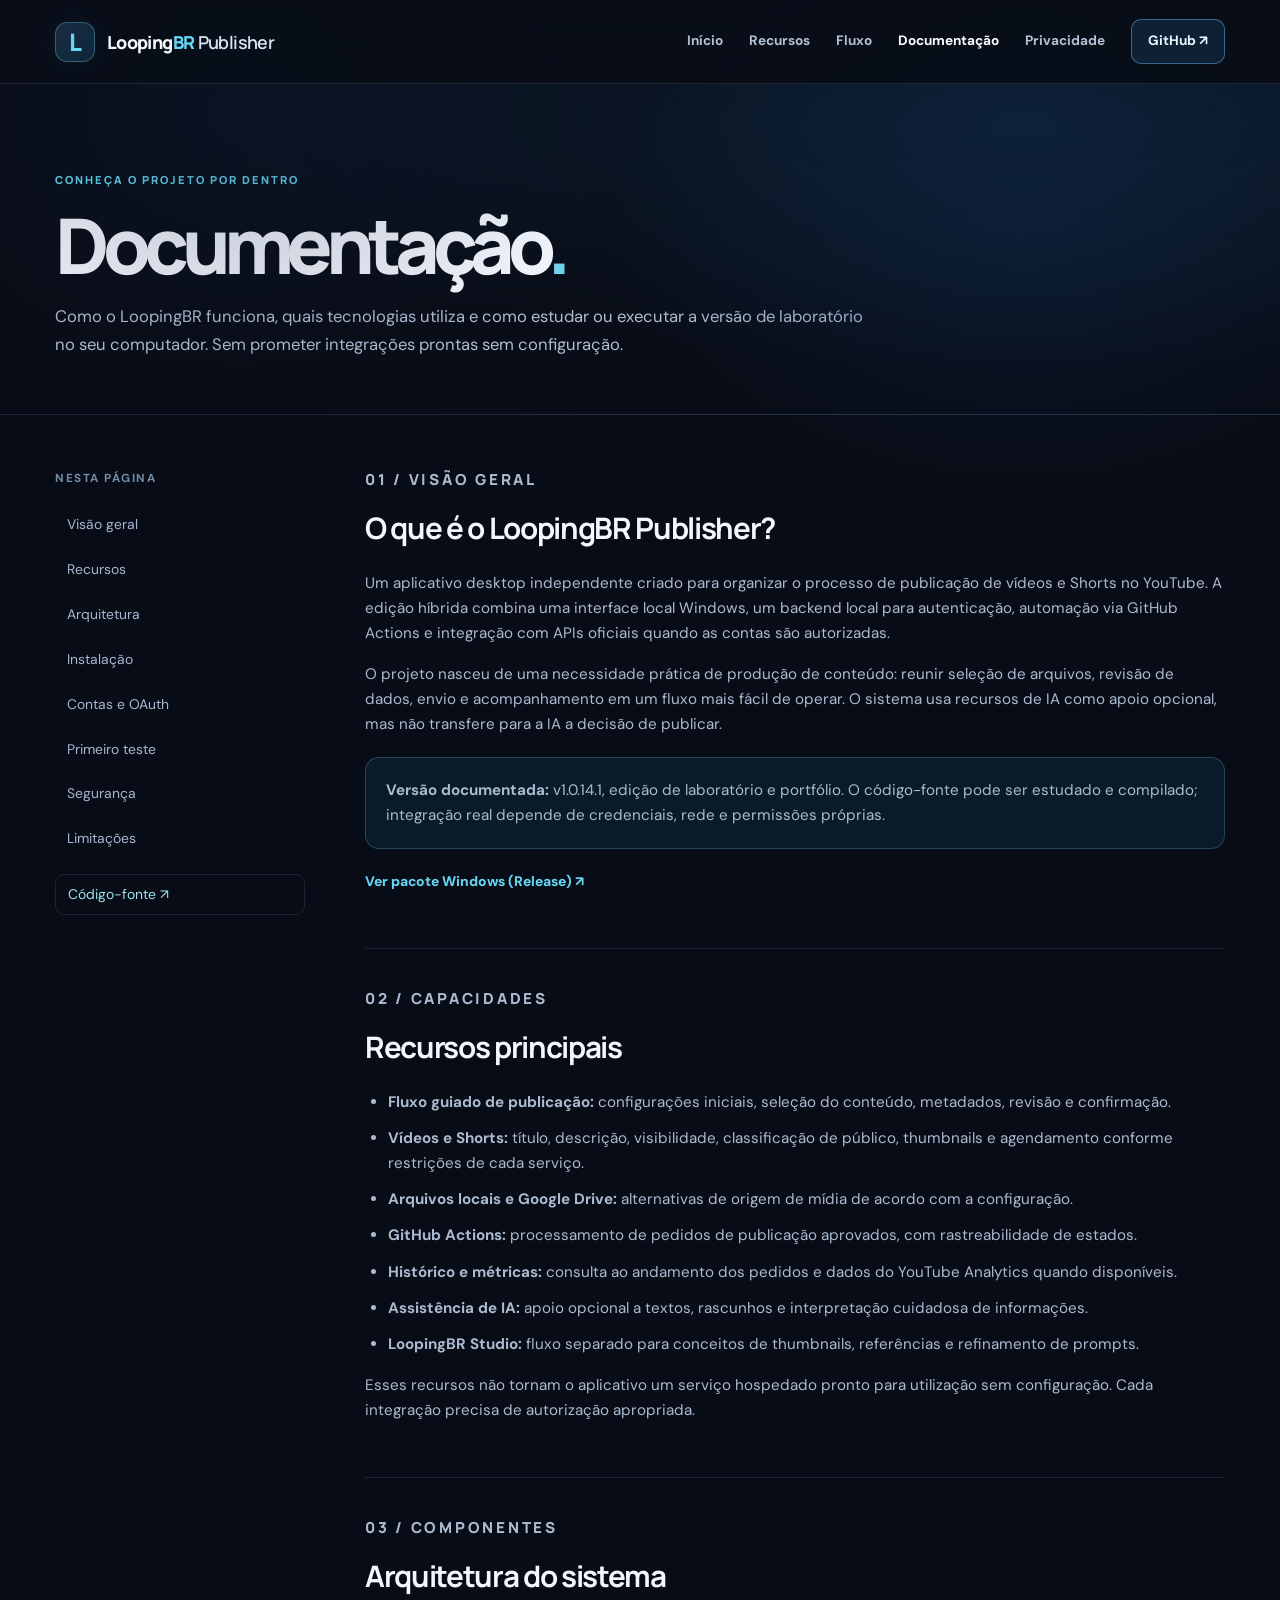
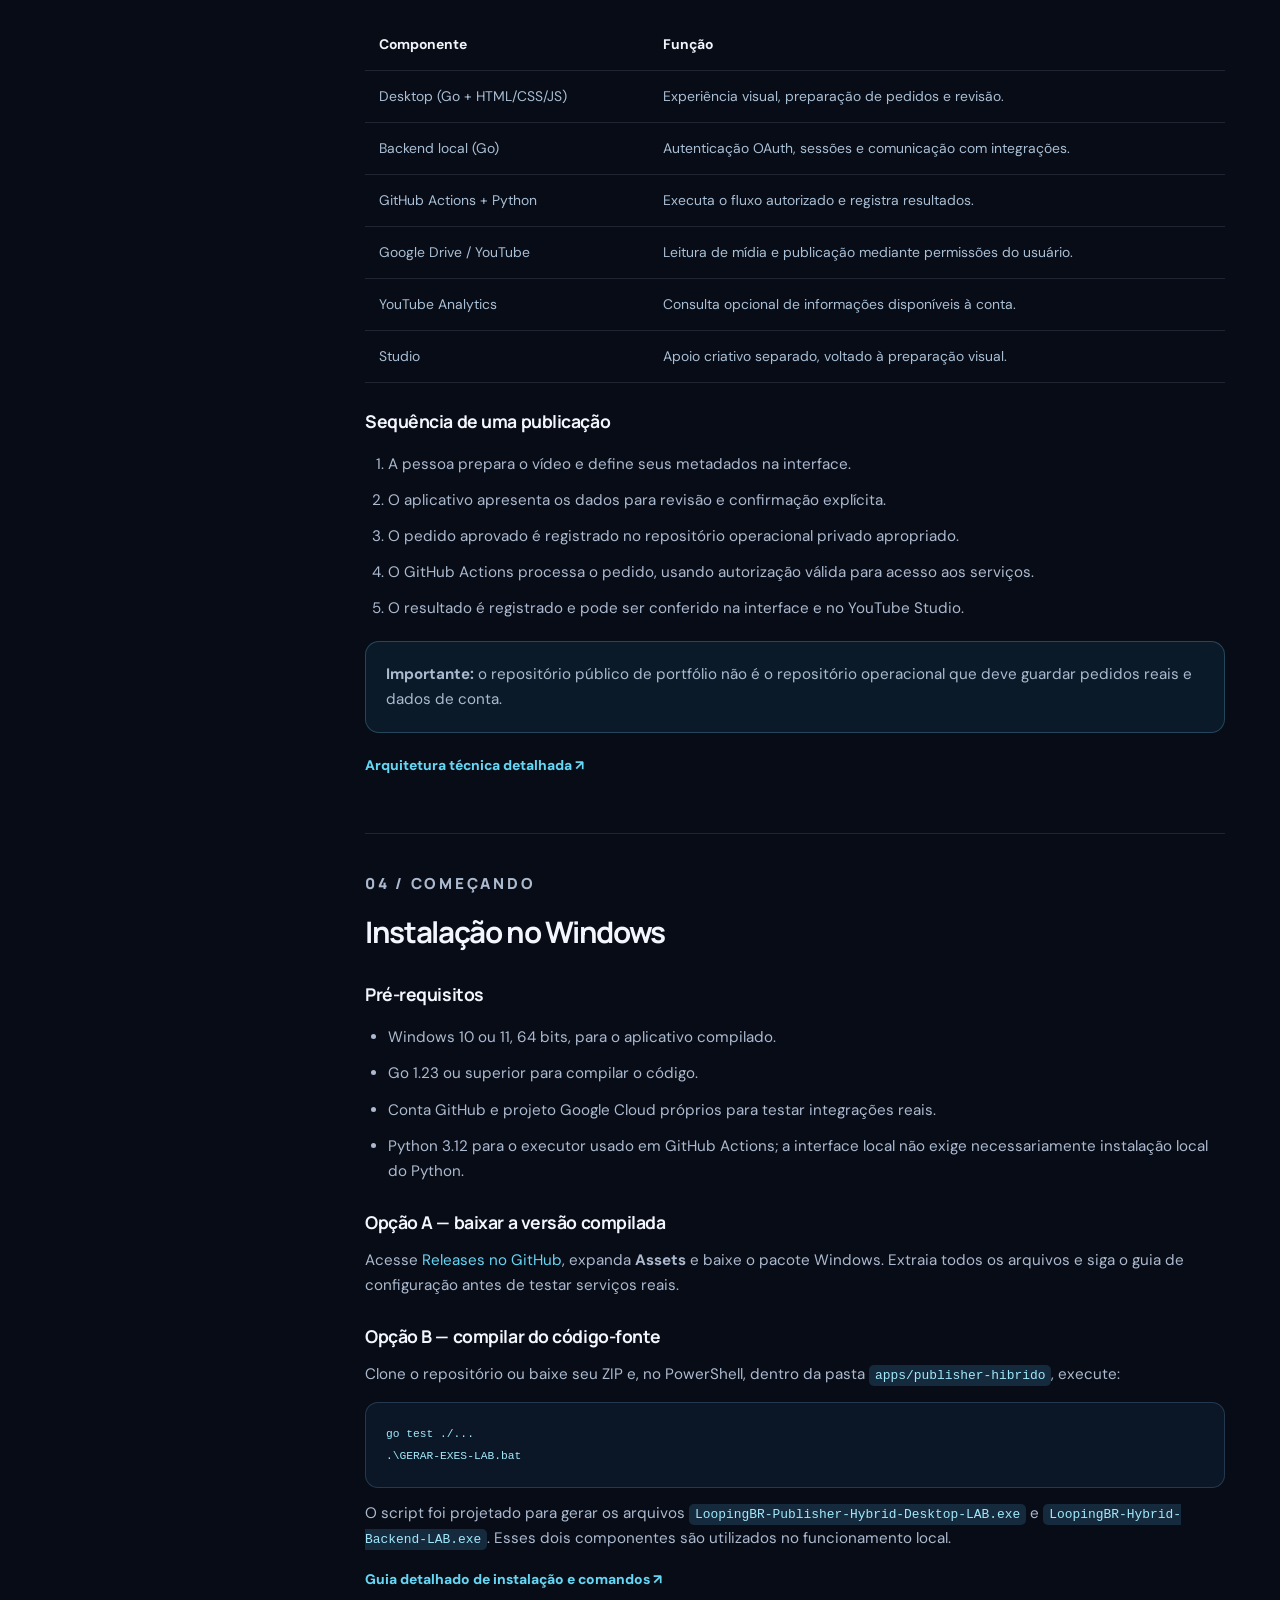
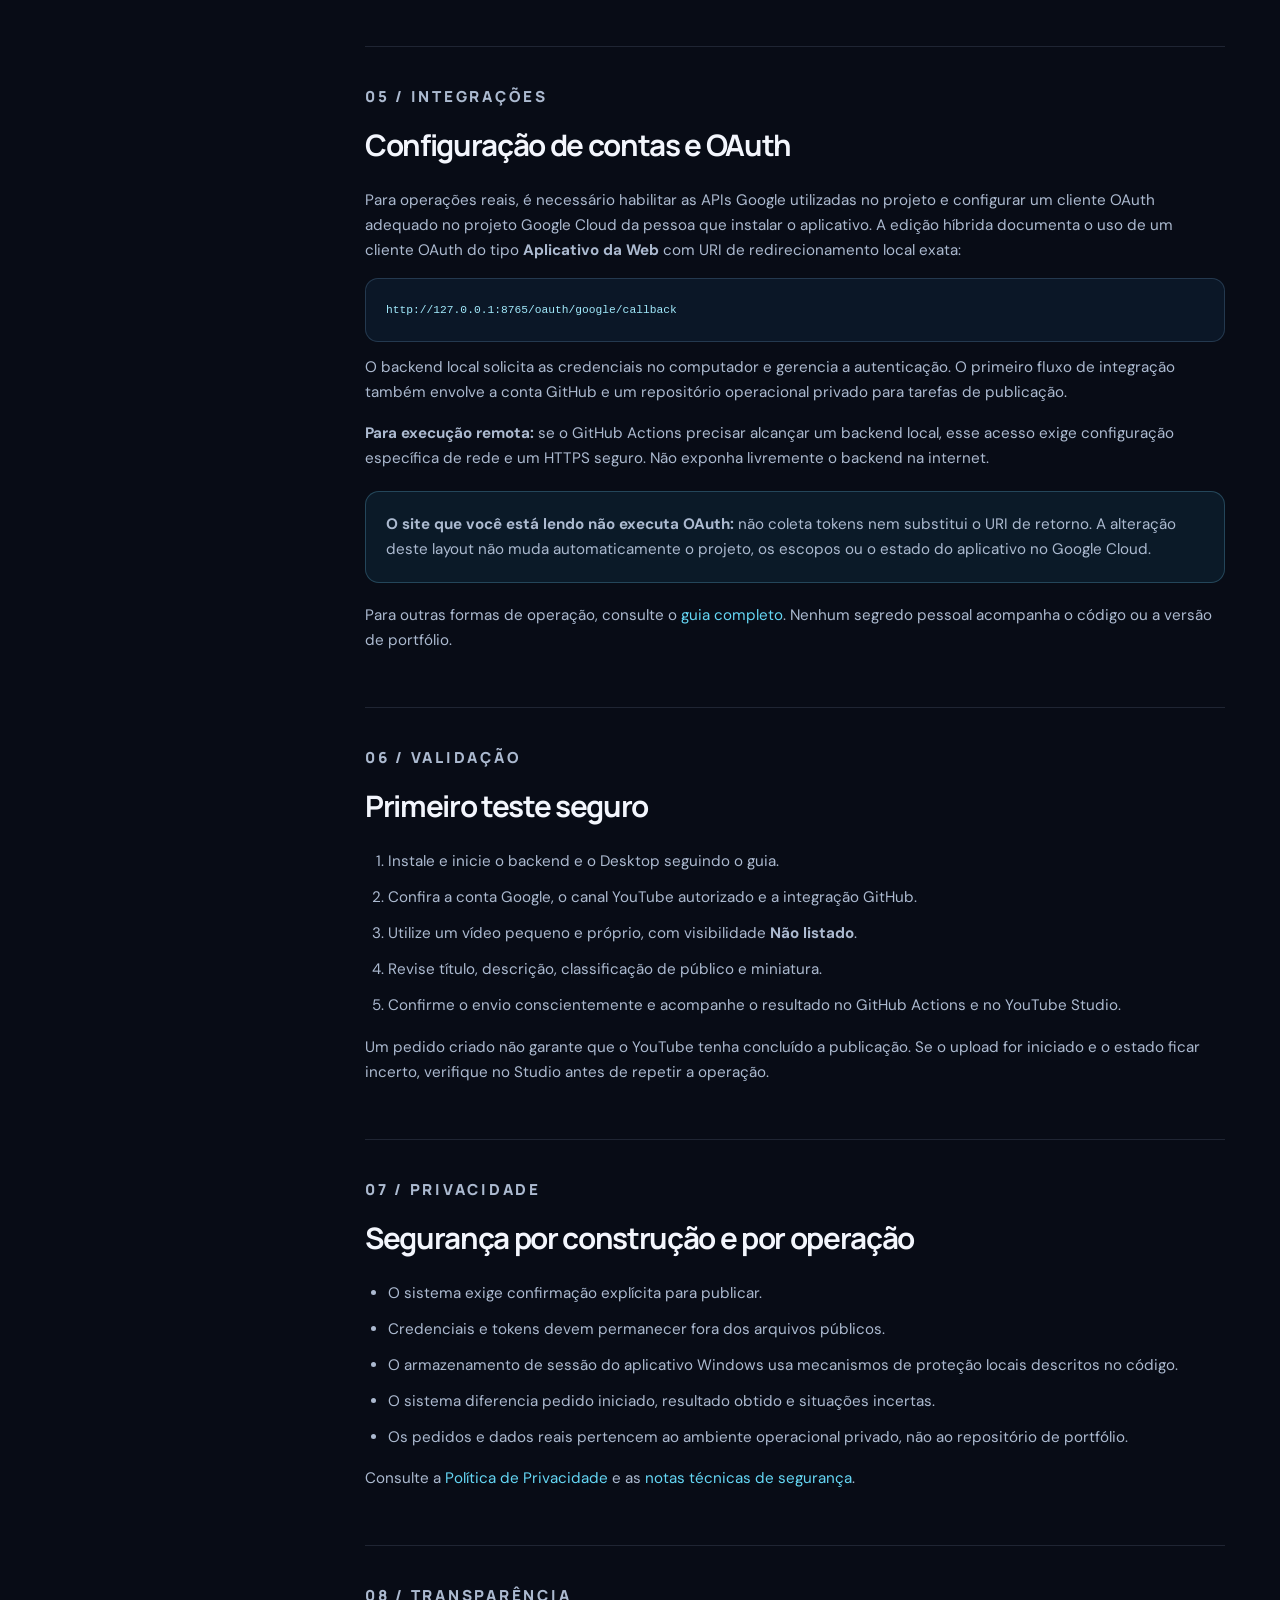
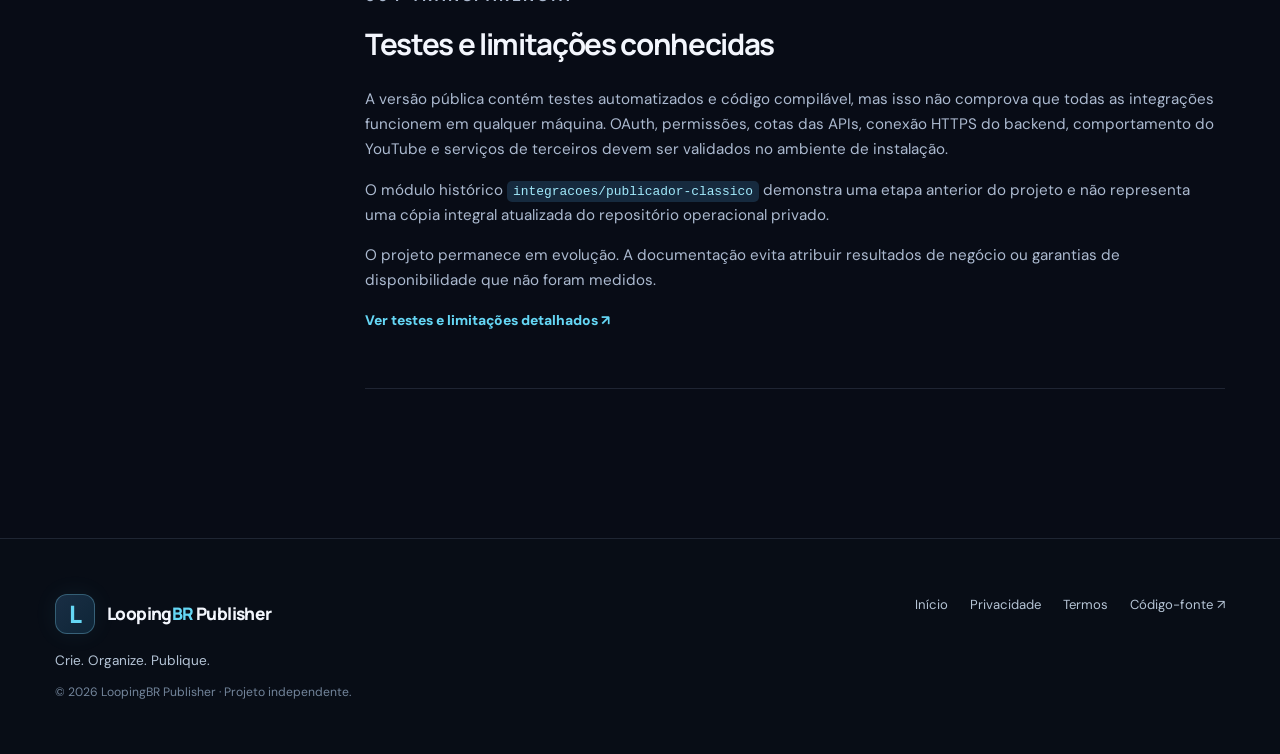
<file: documentacao.html>
<!doctype html>
<html lang="pt-BR"><head><meta charset="utf-8"><meta name="viewport" content="width=device-width, initial-scale=1"><meta name="theme-color" content="#080f20"><meta name="description" content="Documentação do LoopingBR Publisher: instalação, arquitetura, integrações, segurança e limitações."><title>Documentação — LoopingBR Publisher</title><link rel="stylesheet" href="estilos.css"><script src="site.js" defer></script></head>
<body><a class="skip" href="#conteudo">Ir para o conteúdo</a><header class="site-header"><div class="wrap nav">
<a class="brand" href="index.html"><span class="brand-mark" aria-hidden="true">L</span><span>Looping<span class="brand-accent">BR</span><span class="brand-tail"> Publisher</span></span></a>
<button class="menu-toggle" type="button" aria-label="Abrir menu" aria-controls="nav-links" aria-expanded="false"><span></span><span></span><span></span></button>
<nav class="nav-links" id="nav-links" aria-label="Navegação principal"><a href="index.html">Início</a><a href="index.html#recursos">Recursos</a><a href="index.html#como-funciona">Fluxo</a><a href="documentacao.html" aria-current="page">Documentação</a><a href="privacidade.html">Privacidade</a><a class="nav-cta" href="https://github.com/kfeernandesk/loopingbr-publisher-portfolio" target="_blank" rel="noopener noreferrer">GitHub ↗</a></nav>
</div></header>
<main id="conteudo">
<section class="page-hero"><div class="wrap"><p class="overline">CONHEÇA O PROJETO POR DENTRO</p><h1>Documentação<span class="text-gradient">.</span></h1><p class="lead">Como o LoopingBR funciona, quais tecnologias utiliza e como estudar ou executar a versão de laboratório no seu computador. Sem prometer integrações prontas sem configuração.</p></div></section>
<div class="wrap doc-layout">
<nav class="doc-nav" aria-label="Seções da documentação"><strong>Nesta página</strong><a href="#visao-geral">Visão geral</a><a href="#recursos">Recursos</a><a href="#arquitetura">Arquitetura</a><a href="#instalacao">Instalação</a><a href="#configuracao">Contas e OAuth</a><a href="#primeiro-teste">Primeiro teste</a><a href="#seguranca">Segurança</a><a href="#limites">Limitações</a><a class="external" href="https://github.com/kfeernandesk/loopingbr-publisher-portfolio" target="_blank" rel="noopener noreferrer">Código-fonte ↗</a></nav>
<div class="doc-content">
<section id="visao-geral"><p class="overline">01 / VISÃO GERAL</p><h2>O que é o LoopingBR Publisher?</h2><p>Um aplicativo desktop independente criado para organizar o processo de publicação de vídeos e Shorts no YouTube. A edição híbrida combina uma interface local Windows, um backend local para autenticação, automação via GitHub Actions e integração com APIs oficiais quando as contas são autorizadas.</p><p>O projeto nasceu de uma necessidade prática de produção de conteúdo: reunir seleção de arquivos, revisão de dados, envio e acompanhamento em um fluxo mais fácil de operar. O sistema usa recursos de IA como apoio opcional, mas não transfere para a IA a decisão de publicar.</p><div class="info-box"><p><strong>Versão documentada:</strong> v1.0.14.1, edição de laboratório e portfólio. O código-fonte pode ser estudado e compilado; integração real depende de credenciais, rede e permissões próprias.</p></div><p><a class="text-link" href="https://github.com/kfeernandesk/loopingbr-publisher-portfolio/releases/tag/v1.0.14.1" target="_blank" rel="noopener noreferrer">Ver pacote Windows (Release) ↗</a></p></section>
<section id="recursos"><p class="overline">02 / CAPACIDADES</p><h2>Recursos principais</h2>
<ul><li><strong>Fluxo guiado de publicação:</strong> configurações iniciais, seleção do conteúdo, metadados, revisão e confirmação.</li><li><strong>Vídeos e Shorts:</strong> título, descrição, visibilidade, classificação de público, thumbnails e agendamento conforme restrições de cada serviço.</li><li><strong>Arquivos locais e Google Drive:</strong> alternativas de origem de mídia de acordo com a configuração.</li><li><strong>GitHub Actions:</strong> processamento de pedidos de publicação aprovados, com rastreabilidade de estados.</li><li><strong>Histórico e métricas:</strong> consulta ao andamento dos pedidos e dados do YouTube Analytics quando disponíveis.</li><li><strong>Assistência de IA:</strong> apoio opcional a textos, rascunhos e interpretação cuidadosa de informações.</li><li><strong>LoopingBR Studio:</strong> fluxo separado para conceitos de thumbnails, referências e refinamento de prompts.</li></ul>
<p>Esses recursos não tornam o aplicativo um serviço hospedado pronto para utilização sem configuração. Cada integração precisa de autorização apropriada.</p></section>
<section id="arquitetura"><p class="overline">03 / COMPONENTES</p><h2>Arquitetura do sistema</h2>
<table><thead><tr><th>Componente</th><th>Função</th></tr></thead><tbody>
<tr><td>Desktop (Go + HTML/CSS/JS)</td><td>Experiência visual, preparação de pedidos e revisão.</td></tr>
<tr><td>Backend local (Go)</td><td>Autenticação OAuth, sessões e comunicação com integrações.</td></tr>
<tr><td>GitHub Actions + Python</td><td>Executa o fluxo autorizado e registra resultados.</td></tr>
<tr><td>Google Drive / YouTube</td><td>Leitura de mídia e publicação mediante permissões do usuário.</td></tr>
<tr><td>YouTube Analytics</td><td>Consulta opcional de informações disponíveis à conta.</td></tr>
<tr><td>Studio</td><td>Apoio criativo separado, voltado à preparação visual.</td></tr>
</tbody></table>
<h3>Sequência de uma publicação</h3>
<ol><li>A pessoa prepara o vídeo e define seus metadados na interface.</li><li>O aplicativo apresenta os dados para revisão e confirmação explícita.</li><li>O pedido aprovado é registrado no repositório operacional privado apropriado.</li><li>O GitHub Actions processa o pedido, usando autorização válida para acesso aos serviços.</li><li>O resultado é registrado e pode ser conferido na interface e no YouTube Studio.</li></ol>
<div class="info-box"><p><strong>Importante:</strong> o repositório público de portfólio não é o repositório operacional que deve guardar pedidos reais e dados de conta.</p></div>
<p><a class="text-link" href="https://github.com/kfeernandesk/loopingbr-publisher-portfolio/blob/main/docs/ARQUITETURA.md" target="_blank" rel="noopener noreferrer">Arquitetura técnica detalhada ↗</a></p></section>
<section id="instalacao"><p class="overline">04 / COMEÇANDO</p><h2>Instalação no Windows</h2>
<h3>Pré-requisitos</h3><ul><li>Windows 10 ou 11, 64 bits, para o aplicativo compilado.</li><li>Go 1.23 ou superior para compilar o código.</li><li>Conta GitHub e projeto Google Cloud próprios para testar integrações reais.</li><li>Python 3.12 para o executor usado em GitHub Actions; a interface local não exige necessariamente instalação local do Python.</li></ul>
<h3>Opção A — baixar a versão compilada</h3><p>Acesse <a href="https://github.com/kfeernandesk/loopingbr-publisher-portfolio/releases/tag/v1.0.14.1" target="_blank" rel="noopener noreferrer">Releases no GitHub</a>, expanda <strong>Assets</strong> e baixe o pacote Windows. Extraia todos os arquivos e siga o guia de configuração antes de testar serviços reais.</p>
<h3>Opção B — compilar do código-fonte</h3><p>Clone o repositório ou baixe seu ZIP e, no PowerShell, dentro da pasta <code>apps/publisher-hibrido</code>, execute:</p>
<pre><code>go test ./...
.\GERAR-EXES-LAB.bat</code></pre>
<p>O script foi projetado para gerar os arquivos <code>LoopingBR-Publisher-Hybrid-Desktop-LAB.exe</code> e <code>LoopingBR-Hybrid-Backend-LAB.exe</code>. Esses dois componentes são utilizados no funcionamento local.</p>
<p><a class="text-link" href="https://github.com/kfeernandesk/loopingbr-publisher-portfolio/blob/main/docs/INSTALACAO.md" target="_blank" rel="noopener noreferrer">Guia detalhado de instalação e comandos ↗</a></p></section>
<section id="configuracao"><p class="overline">05 / INTEGRAÇÕES</p><h2>Configuração de contas e OAuth</h2>
<p>Para operações reais, é necessário habilitar as APIs Google utilizadas no projeto e configurar um cliente OAuth adequado no projeto Google Cloud da pessoa que instalar o aplicativo. A edição híbrida documenta o uso de um cliente OAuth do tipo <strong>Aplicativo da Web</strong> com URI de redirecionamento local exata:</p>
<pre><code>http://127.0.0.1:8765/oauth/google/callback</code></pre>
<p>O backend local solicita as credenciais no computador e gerencia a autenticação. O primeiro fluxo de integração também envolve a conta GitHub e um repositório operacional privado para tarefas de publicação.</p>
<p><strong>Para execução remota:</strong> se o GitHub Actions precisar alcançar um backend local, esse acesso exige configuração específica de rede e um HTTPS seguro. Não exponha livremente o backend na internet.</p>
<div class="info-box"><p><strong>O site que você está lendo não executa OAuth:</strong> não coleta tokens nem substitui o URI de retorno. A alteração deste layout não muda automaticamente o projeto, os escopos ou o estado do aplicativo no Google Cloud.</p></div>
<p>Para outras formas de operação, consulte o <a href="https://github.com/kfeernandesk/loopingbr-publisher-portfolio/blob/main/docs/INSTALACAO.md" target="_blank" rel="noopener noreferrer">guia completo</a>. Nenhum segredo pessoal acompanha o código ou a versão de portfólio.</p></section>
<section id="primeiro-teste"><p class="overline">06 / VALIDAÇÃO</p><h2>Primeiro teste seguro</h2><ol><li>Instale e inicie o backend e o Desktop seguindo o guia.</li><li>Confira a conta Google, o canal YouTube autorizado e a integração GitHub.</li><li>Utilize um vídeo pequeno e próprio, com visibilidade <strong>Não listado</strong>.</li><li>Revise título, descrição, classificação de público e miniatura.</li><li>Confirme o envio conscientemente e acompanhe o resultado no GitHub Actions e no YouTube Studio.</li></ol>
<p>Um pedido criado não garante que o YouTube tenha concluído a publicação. Se o upload for iniciado e o estado ficar incerto, verifique no Studio antes de repetir a operação.</p></section>
<section id="seguranca"><p class="overline">07 / PRIVACIDADE</p><h2>Segurança por construção e por operação</h2><ul><li>O sistema exige confirmação explícita para publicar.</li><li>Credenciais e tokens devem permanecer fora dos arquivos públicos.</li><li>O armazenamento de sessão do aplicativo Windows usa mecanismos de proteção locais descritos no código.</li><li>O sistema diferencia pedido iniciado, resultado obtido e situações incertas.</li><li>Os pedidos e dados reais pertencem ao ambiente operacional privado, não ao repositório de portfólio.</li></ul>
<p>Consulte a <a href="privacidade.html">Política de Privacidade</a> e as <a href="https://github.com/kfeernandesk/loopingbr-publisher-portfolio/blob/main/docs/SEGURANCA.md" target="_blank" rel="noopener noreferrer">notas técnicas de segurança</a>.</p></section>
<section id="limites"><p class="overline">08 / TRANSPARÊNCIA</p><h2>Testes e limitações conhecidas</h2><p>A versão pública contém testes automatizados e código compilável, mas isso não comprova que todas as integrações funcionem em qualquer máquina. OAuth, permissões, cotas das APIs, conexão HTTPS do backend, comportamento do YouTube e serviços de terceiros devem ser validados no ambiente de instalação.</p><p>O módulo histórico <code>integracoes/publicador-classico</code> demonstra uma etapa anterior do projeto e não representa uma cópia integral atualizada do repositório operacional privado.</p><p>O projeto permanece em evolução. A documentação evita atribuir resultados de negócio ou garantias de disponibilidade que não foram medidos.</p><p><a class="text-link" href="https://github.com/kfeernandesk/loopingbr-publisher-portfolio/blob/main/docs/TESTES-E-LIMITACOES.md" target="_blank" rel="noopener noreferrer">Ver testes e limitações detalhados ↗</a></p></section>
</div></div>
</main>
<footer class="site-footer"><div class="wrap footer-inner"><div><a class="brand footer-brand" href="index.html"><span class="brand-mark" aria-hidden="true">L</span><span>Looping<span class="brand-accent">BR</span> Publisher</span></a><p>Crie. Organize. Publique.</p><small>© 2026 LoopingBR Publisher · Projeto independente.</small></div><nav aria-label="Links do rodapé"><a href="index.html">Início</a><a href="privacidade.html">Privacidade</a><a href="termos.html">Termos</a><a href="https://github.com/kfeernandesk/loopingbr-publisher-portfolio" target="_blank" rel="noopener noreferrer">Código-fonte ↗</a></nav></div></footer>
</body></html>
</file>
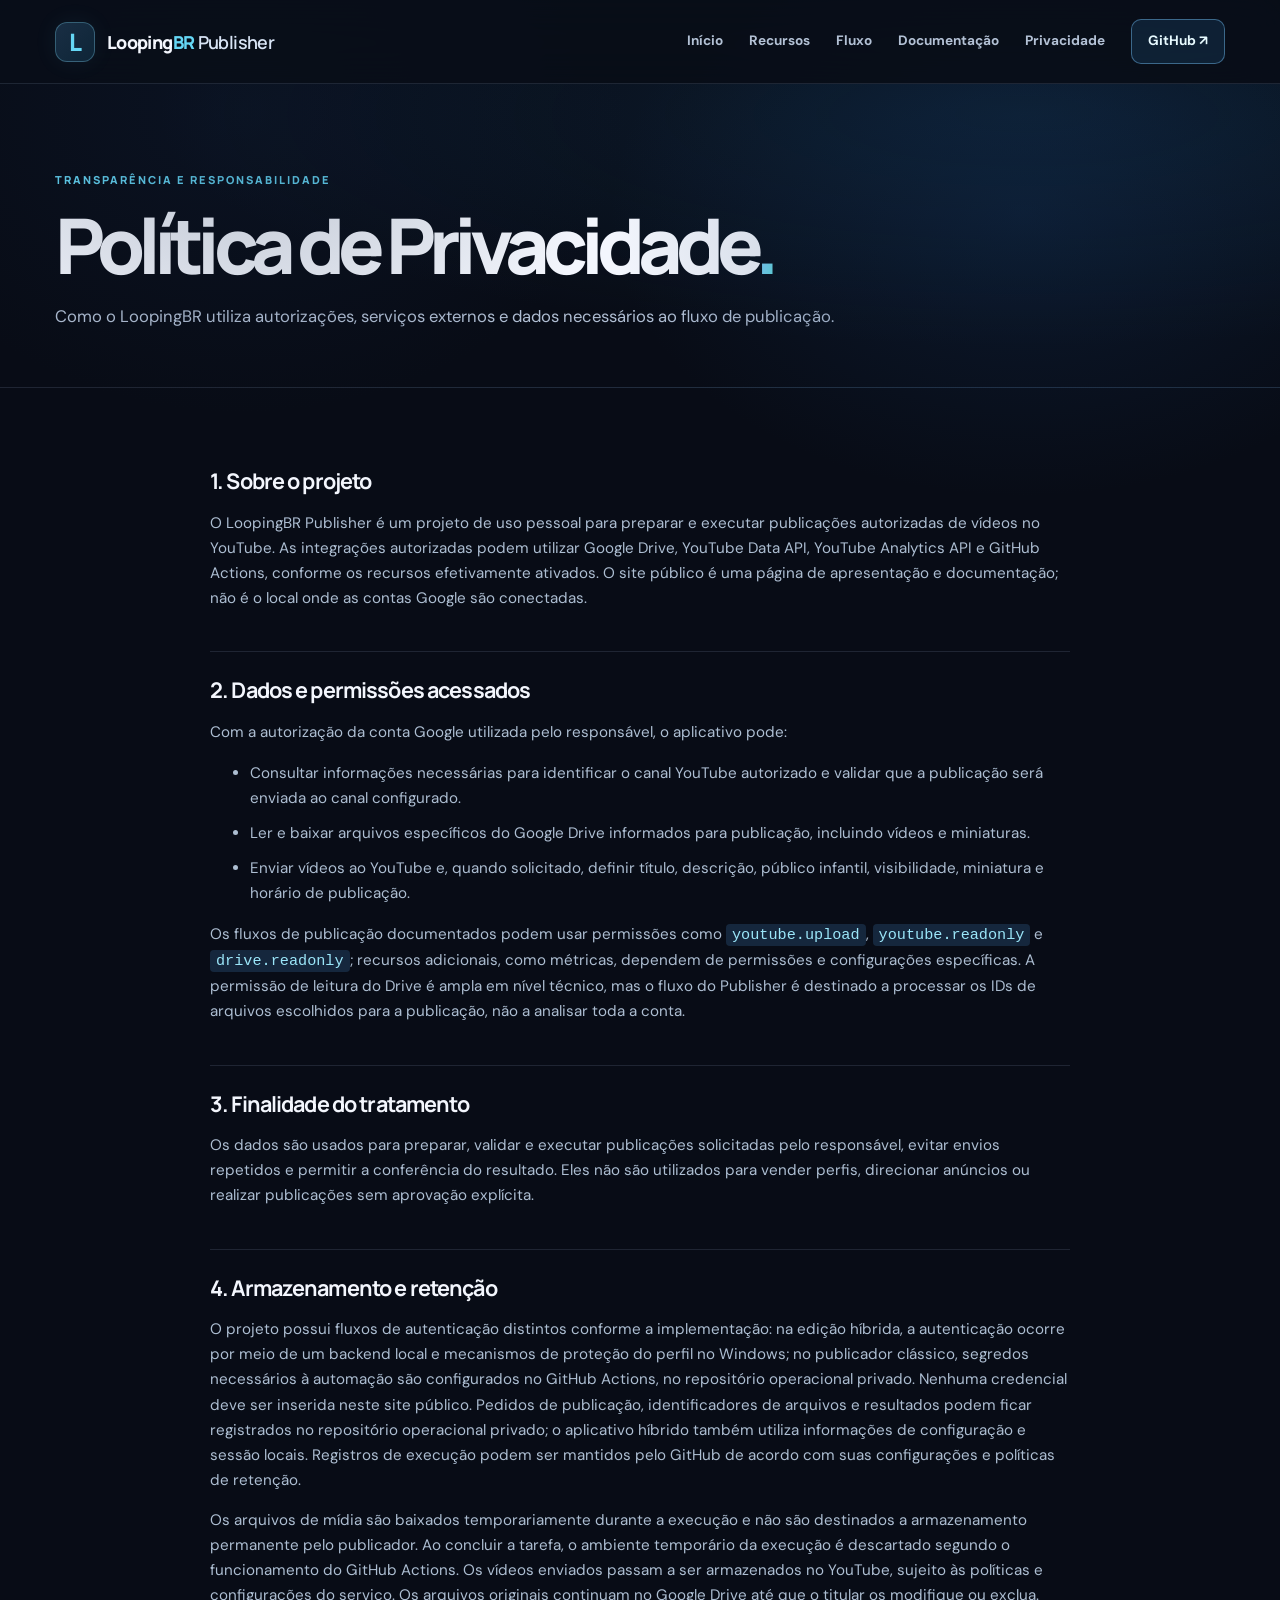
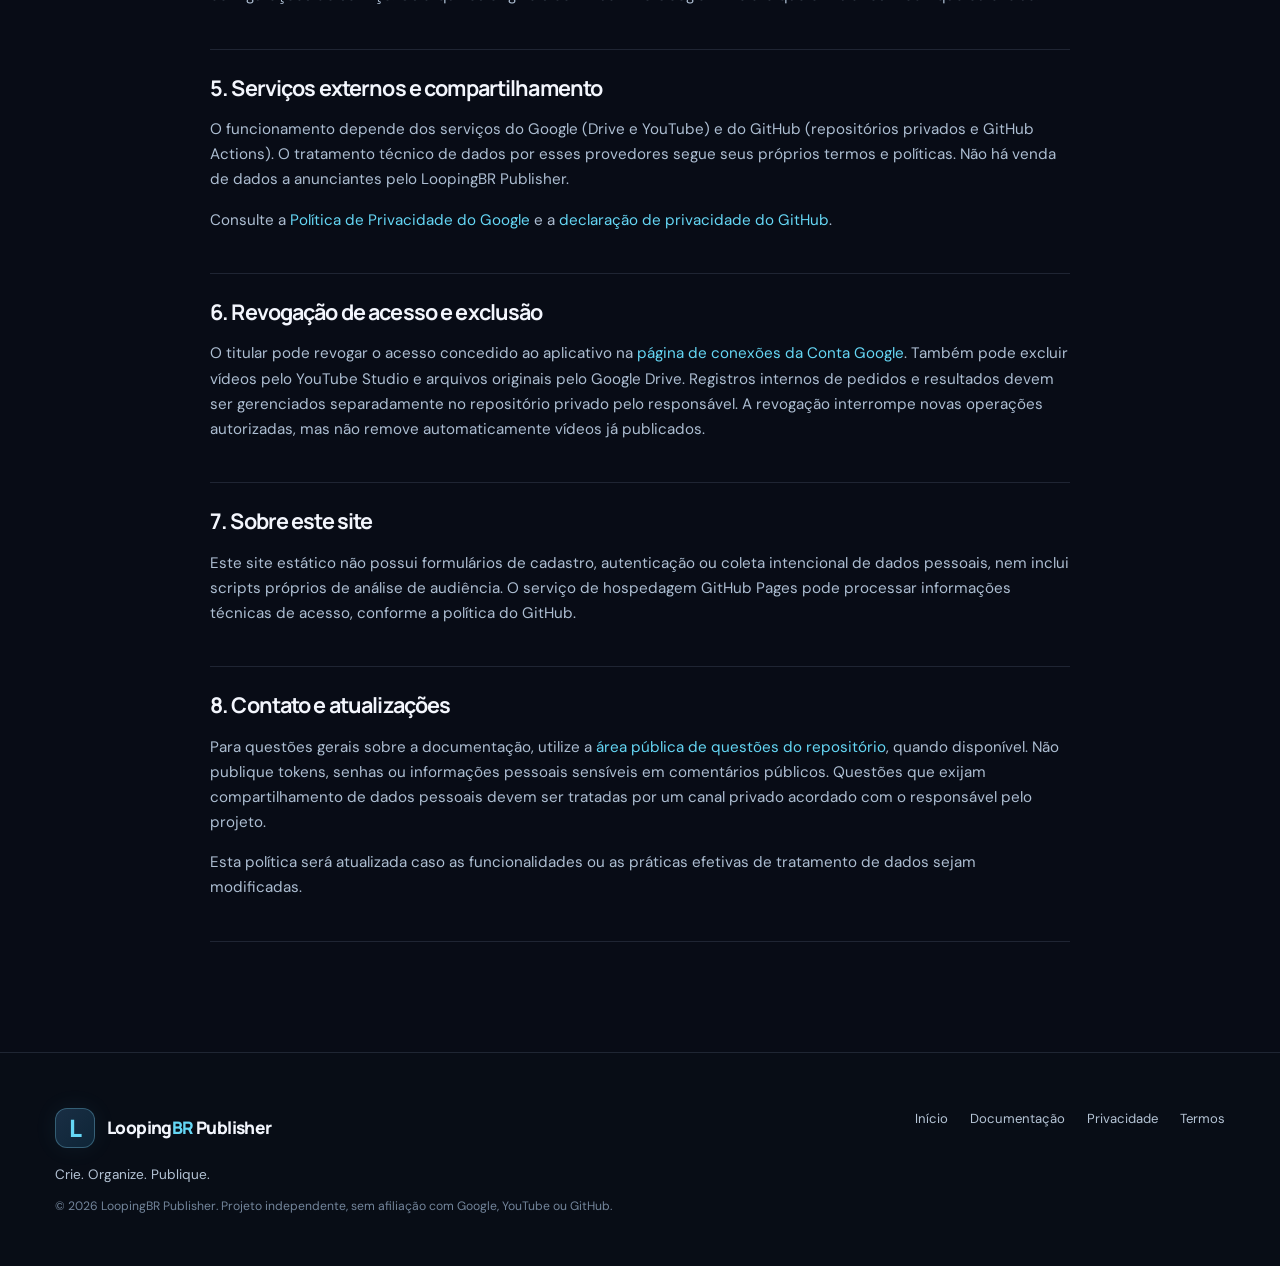
<file: privacidade.html>
<!doctype html><html lang="pt-BR"><head>
<meta charset="UTF-8"><meta name="viewport" content="width=device-width, initial-scale=1">
<meta name="description" content="Política de privacidade do LoopingBR Publisher e informações sobre o uso das APIs do Google Drive e YouTube."><title>Política de Privacidade | LoopingBR Publisher</title>
<meta name="theme-color" content="#080f20"><link rel="stylesheet" href="estilos.css"><script src="site.js" defer></script></head><body><a class="skip" href="#conteudo">Ir para o conteúdo</a>
<header class="site-header"><div class="wrap nav"><a class="brand" href="index.html"><span class="brand-mark" aria-hidden="true">L</span><span>Looping<span class="brand-accent">BR</span><span class="brand-tail"> Publisher</span></span></a><button class="menu-toggle" type="button" aria-label="Abrir menu" aria-controls="nav-links" aria-expanded="false"><span></span><span></span><span></span></button><nav class="nav-links" id="nav-links" aria-label="Navegação principal"><a href="index.html">Início</a><a href="index.html#recursos">Recursos</a><a href="index.html#como-funciona">Fluxo</a><a href="documentacao.html">Documentação</a><a href="privacidade.html">Privacidade</a><a class="nav-cta" href="https://github.com/kfeernandesk/loopingbr-publisher-portfolio" target="_blank" rel="noopener noreferrer">GitHub ↗</a></nav></div></header>
<main id="conteudo"><section class="page-hero"><div class="wrap"><p class="overline">TRANSPARÊNCIA E RESPONSABILIDADE</p><h1>Política de Privacidade<span class="text-gradient">.</span></h1><p class="lead">Como o LoopingBR utiliza autorizações, serviços externos e dados necessários ao fluxo de publicação.</p></div></section><div class="wrap"><div class="legal-content"><section><h2>1. Sobre o projeto</h2><p>O LoopingBR Publisher é um projeto de uso pessoal para preparar e executar publicações autorizadas de vídeos no YouTube. As integrações autorizadas podem utilizar Google Drive, YouTube Data API, YouTube Analytics API e GitHub Actions, conforme os recursos efetivamente ativados. O site público é uma página de apresentação e documentação; não é o local onde as contas Google são conectadas.</p></section>
<section><h2>2. Dados e permissões acessados</h2><p>Com a autorização da conta Google utilizada pelo responsável, o aplicativo pode:</p><ul>
<li>Consultar informações necessárias para identificar o canal YouTube autorizado e validar que a publicação será enviada ao canal configurado.</li>
<li>Ler e baixar arquivos específicos do Google Drive informados para publicação, incluindo vídeos e miniaturas.</li>
<li>Enviar vídeos ao YouTube e, quando solicitado, definir título, descrição, público infantil, visibilidade, miniatura e horário de publicação.</li>
</ul><p>Os fluxos de publicação documentados podem usar permissões como <code>youtube.upload</code>, <code>youtube.readonly</code> e <code>drive.readonly</code>; recursos adicionais, como métricas, dependem de permissões e configurações específicas. A permissão de leitura do Drive é ampla em nível técnico, mas o fluxo do Publisher é destinado a processar os IDs de arquivos escolhidos para a publicação, não a analisar toda a conta.</p></section>
<section><h2>3. Finalidade do tratamento</h2><p>Os dados são usados para preparar, validar e executar publicações solicitadas pelo responsável, evitar envios repetidos e permitir a conferência do resultado. Eles não são utilizados para vender perfis, direcionar anúncios ou realizar publicações sem aprovação explícita.</p></section>
<section><h2>4. Armazenamento e retenção</h2><p>O projeto possui fluxos de autenticação distintos conforme a implementação: na edição híbrida, a autenticação ocorre por meio de um backend local e mecanismos de proteção do perfil no Windows; no publicador clássico, segredos necessários à automação são configurados no GitHub Actions, no repositório operacional privado. Nenhuma credencial deve ser inserida neste site público. Pedidos de publicação, identificadores de arquivos e resultados podem ficar registrados no repositório operacional privado; o aplicativo híbrido também utiliza informações de configuração e sessão locais. Registros de execução podem ser mantidos pelo GitHub de acordo com suas configurações e políticas de retenção.</p><p>Os arquivos de mídia são baixados temporariamente durante a execução e não são destinados a armazenamento permanente pelo publicador. Ao concluir a tarefa, o ambiente temporário da execução é descartado segundo o funcionamento do GitHub Actions. Os vídeos enviados passam a ser armazenados no YouTube, sujeito às políticas e configurações do serviço. Os arquivos originais continuam no Google Drive até que o titular os modifique ou exclua.</p></section>
<section><h2>5. Serviços externos e compartilhamento</h2><p>O funcionamento depende dos serviços do Google (Drive e YouTube) e do GitHub (repositórios privados e GitHub Actions). O tratamento técnico de dados por esses provedores segue seus próprios termos e políticas. Não há venda de dados a anunciantes pelo LoopingBR Publisher.</p><p>Consulte a <a href="https://policies.google.com/privacy" rel="noopener noreferrer">Política de Privacidade do Google</a> e a <a href="https://docs.github.com/en/site-policy/privacy-policies/github-general-privacy-statement" rel="noopener noreferrer">declaração de privacidade do GitHub</a>.</p></section>
<section><h2>6. Revogação de acesso e exclusão</h2><p>O titular pode revogar o acesso concedido ao aplicativo na <a href="https://myaccount.google.com/connections" rel="noopener noreferrer">página de conexões da Conta Google</a>. Também pode excluir vídeos pelo YouTube Studio e arquivos originais pelo Google Drive. Registros internos de pedidos e resultados devem ser gerenciados separadamente no repositório privado pelo responsável. A revogação interrompe novas operações autorizadas, mas não remove automaticamente vídeos já publicados.</p></section>
<section><h2>7. Sobre este site</h2><p>Este site estático não possui formulários de cadastro, autenticação ou coleta intencional de dados pessoais, nem inclui scripts próprios de análise de audiência. O serviço de hospedagem GitHub Pages pode processar informações técnicas de acesso, conforme a política do GitHub.</p></section>
<section><h2>8. Contato e atualizações</h2><p>Para questões gerais sobre a documentação, utilize a <a href="https://github.com/kfeernandesk/kfeernandesk.github.io/issues" rel="noopener noreferrer">área pública de questões do repositório</a>, quando disponível. Não publique tokens, senhas ou informações pessoais sensíveis em comentários públicos. Questões que exijam compartilhamento de dados pessoais devem ser tratadas por um canal privado acordado com o responsável pelo projeto.</p><p>Esta política será atualizada caso as funcionalidades ou as práticas efetivas de tratamento de dados sejam modificadas.</p></section></div></div></main>
<footer class="site-footer"><div class="wrap footer-inner"><div><a class="brand footer-brand" href="index.html"><span class="brand-mark" aria-hidden="true">L</span><span>Looping<span class="brand-accent">BR</span> Publisher</span></a><p>Crie. Organize. Publique.</p><small>© 2026 LoopingBR Publisher. Projeto independente, sem afiliação com Google, YouTube ou GitHub.</small></div><nav aria-label="Links do rodapé"><a href="index.html">Início</a><a href="documentacao.html">Documentação</a><a href="privacidade.html">Privacidade</a><a href="termos.html">Termos</a></nav></div></footer>
</body></html>
</file>
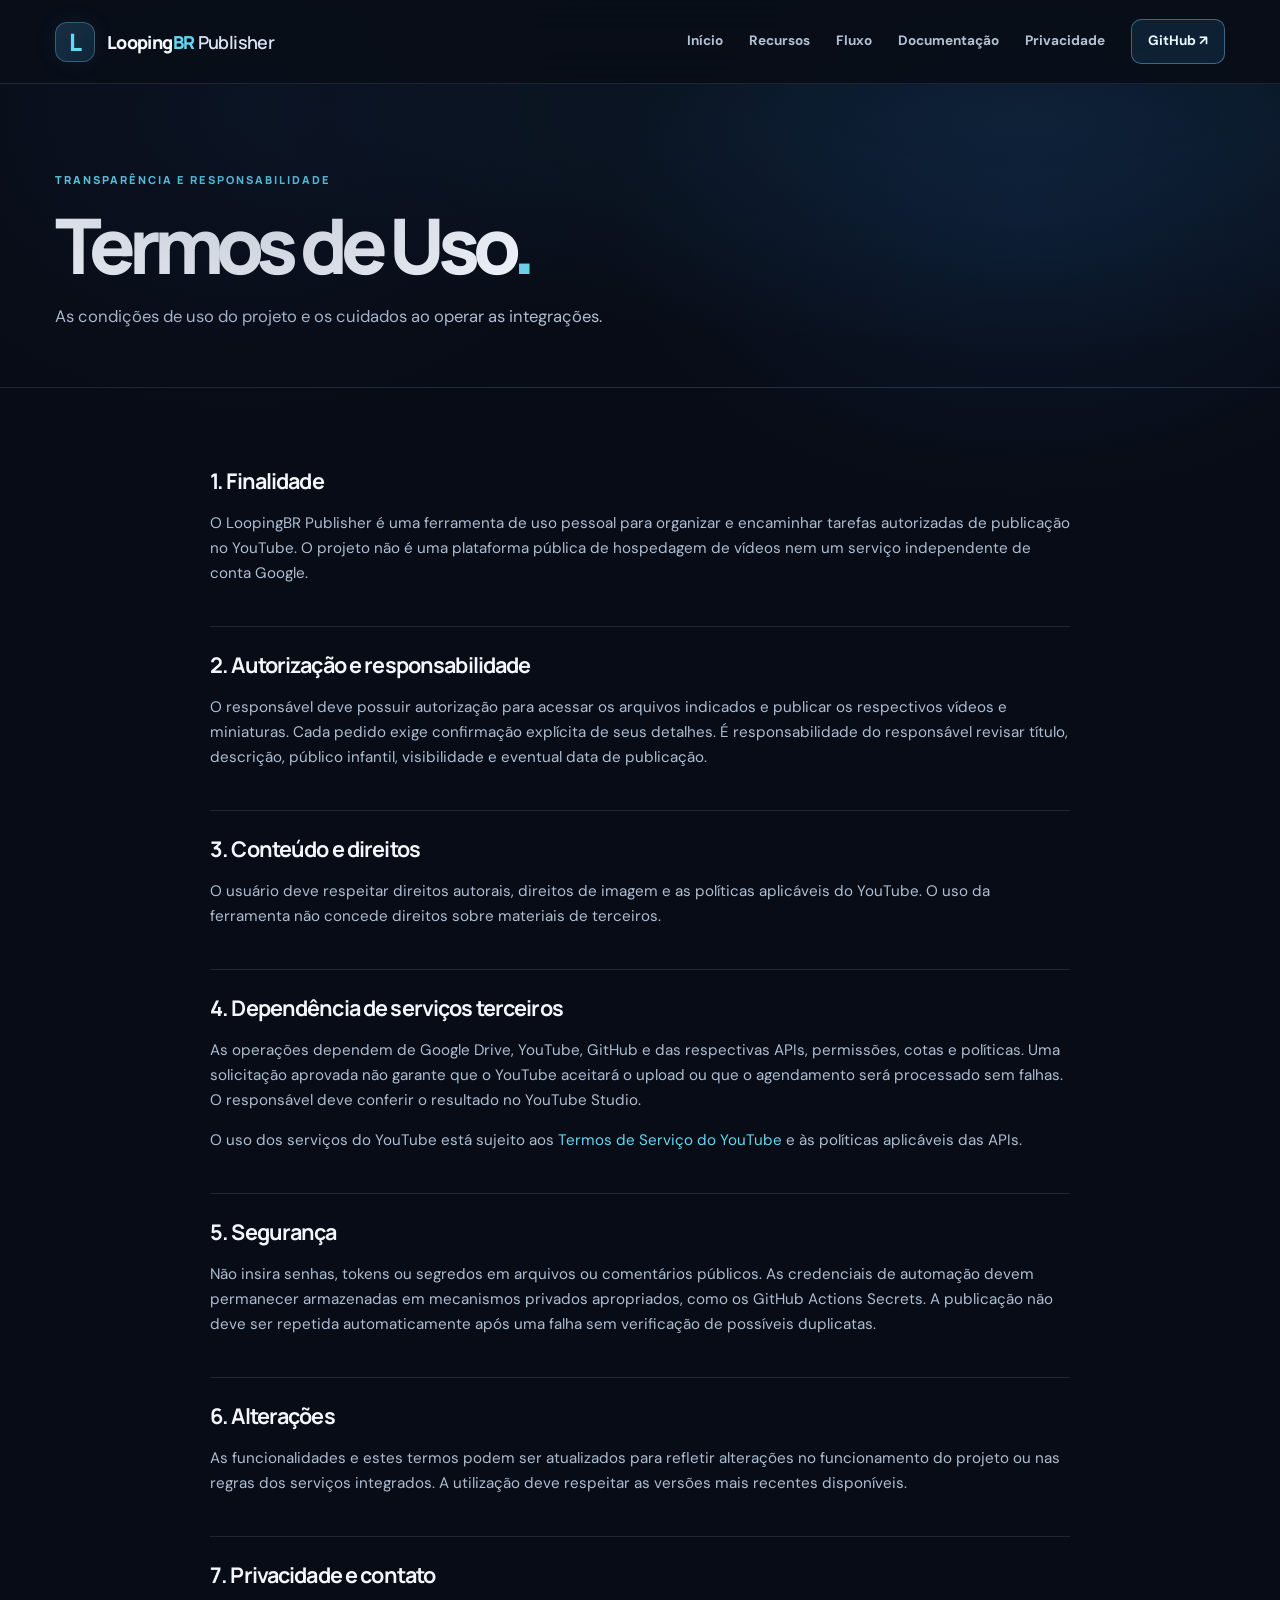
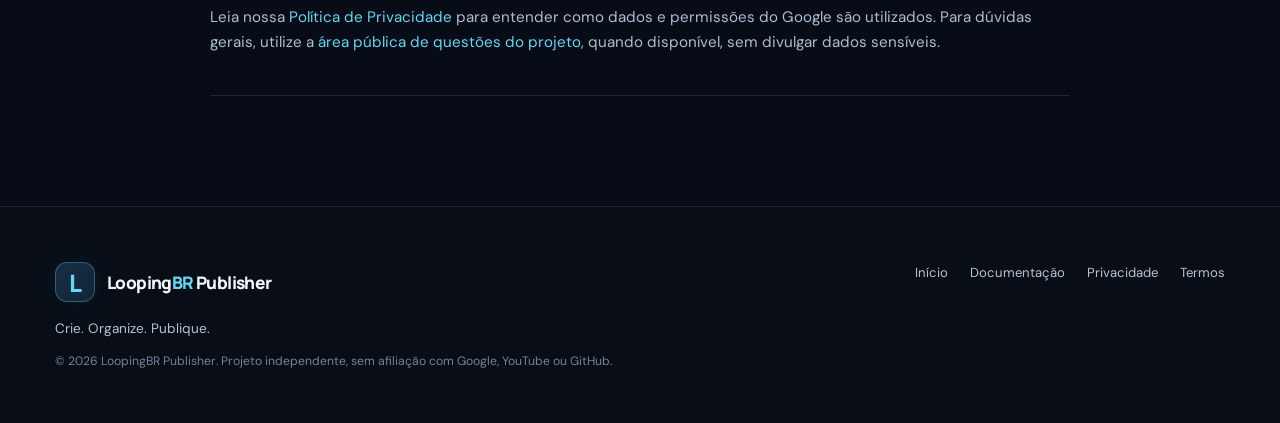
<file: termos.html>
<!doctype html><html lang="pt-BR"><head>
<meta charset="UTF-8"><meta name="viewport" content="width=device-width, initial-scale=1">
<meta name="description" content="Termos de uso do LoopingBR Publisher, ferramenta pessoal de publicação autorizada no YouTube."><title>Termos de Uso | LoopingBR Publisher</title>
<meta name="theme-color" content="#080f20"><link rel="stylesheet" href="estilos.css"><script src="site.js" defer></script></head><body><a class="skip" href="#conteudo">Ir para o conteúdo</a>
<header class="site-header"><div class="wrap nav"><a class="brand" href="index.html"><span class="brand-mark" aria-hidden="true">L</span><span>Looping<span class="brand-accent">BR</span><span class="brand-tail"> Publisher</span></span></a><button class="menu-toggle" type="button" aria-label="Abrir menu" aria-controls="nav-links" aria-expanded="false"><span></span><span></span><span></span></button><nav class="nav-links" id="nav-links" aria-label="Navegação principal"><a href="index.html">Início</a><a href="index.html#recursos">Recursos</a><a href="index.html#como-funciona">Fluxo</a><a href="documentacao.html">Documentação</a><a href="privacidade.html">Privacidade</a><a class="nav-cta" href="https://github.com/kfeernandesk/loopingbr-publisher-portfolio" target="_blank" rel="noopener noreferrer">GitHub ↗</a></nav></div></header>
<main id="conteudo"><section class="page-hero"><div class="wrap"><p class="overline">TRANSPARÊNCIA E RESPONSABILIDADE</p><h1>Termos de Uso<span class="text-gradient">.</span></h1><p class="lead">As condições de uso do projeto e os cuidados ao operar as integrações.</p></div></section><div class="wrap"><div class="legal-content"><section><h2>1. Finalidade</h2><p>O LoopingBR Publisher é uma ferramenta de uso pessoal para organizar e encaminhar tarefas autorizadas de publicação no YouTube. O projeto não é uma plataforma pública de hospedagem de vídeos nem um serviço independente de conta Google.</p></section>
<section><h2>2. Autorização e responsabilidade</h2><p>O responsável deve possuir autorização para acessar os arquivos indicados e publicar os respectivos vídeos e miniaturas. Cada pedido exige confirmação explícita de seus detalhes. É responsabilidade do responsável revisar título, descrição, público infantil, visibilidade e eventual data de publicação.</p></section>
<section><h2>3. Conteúdo e direitos</h2><p>O usuário deve respeitar direitos autorais, direitos de imagem e as políticas aplicáveis do YouTube. O uso da ferramenta não concede direitos sobre materiais de terceiros.</p></section>
<section><h2>4. Dependência de serviços terceiros</h2><p>As operações dependem de Google Drive, YouTube, GitHub e das respectivas APIs, permissões, cotas e políticas. Uma solicitação aprovada não garante que o YouTube aceitará o upload ou que o agendamento será processado sem falhas. O responsável deve conferir o resultado no YouTube Studio.</p><p>O uso dos serviços do YouTube está sujeito aos <a href="https://www.youtube.com/t/terms" rel="noopener noreferrer">Termos de Serviço do YouTube</a> e às políticas aplicáveis das APIs.</p></section>
<section><h2>5. Segurança</h2><p>Não insira senhas, tokens ou segredos em arquivos ou comentários públicos. As credenciais de automação devem permanecer armazenadas em mecanismos privados apropriados, como os GitHub Actions Secrets. A publicação não deve ser repetida automaticamente após uma falha sem verificação de possíveis duplicatas.</p></section>
<section><h2>6. Alterações</h2><p>As funcionalidades e estes termos podem ser atualizados para refletir alterações no funcionamento do projeto ou nas regras dos serviços integrados. A utilização deve respeitar as versões mais recentes disponíveis.</p></section>
<section><h2>7. Privacidade e contato</h2><p>Leia nossa <a href="privacidade.html">Política de Privacidade</a> para entender como dados e permissões do Google são utilizados. Para dúvidas gerais, utilize a <a href="https://github.com/kfeernandesk/kfeernandesk.github.io/issues" rel="noopener noreferrer">área pública de questões do projeto</a>, quando disponível, sem divulgar dados sensíveis.</p></section></div></div></main>
<footer class="site-footer"><div class="wrap footer-inner"><div><a class="brand footer-brand" href="index.html"><span class="brand-mark" aria-hidden="true">L</span><span>Looping<span class="brand-accent">BR</span> Publisher</span></a><p>Crie. Organize. Publique.</p><small>© 2026 LoopingBR Publisher. Projeto independente, sem afiliação com Google, YouTube ou GitHub.</small></div><nav aria-label="Links do rodapé"><a href="index.html">Início</a><a href="documentacao.html">Documentação</a><a href="privacidade.html">Privacidade</a><a href="termos.html">Termos</a></nav></div></footer>
</body></html>
</file>
<file: estilos.css>
@import url('https://fonts.googleapis.com/css2?family=DM+Sans:wght@400;500;600;700&family=Manrope:wght@400;500;600;700;800&display=swap');
:root{color-scheme:dark;--bg:#080c16;--bg2:#0b1221;--card:#111a2b;--card2:#141f31;--ink:#f3f6fd;--muted:#9aaabe;--subtle:#71829a;--line:rgba(167,191,227,.14);--cyan:#65d7f5;--blue:#7794fa;--green:#57dbba;--radius:22px;--shadow:0 24px 100px #0008}
*{box-sizing:border-box}
html{scroll-behavior:smooth;scroll-padding-top:100px}
body{margin:0;background:var(--bg);color:var(--ink);font-family:'DM Sans',system-ui,sans-serif;font-size:16px;line-height:1.65;overflow-x:hidden}
body::before{content:"";position:absolute;inset:0 0 auto;height:920px;pointer-events:none;background:radial-gradient(ellipse 45% 43% at 80% 23%,#12335d55,transparent 72%),radial-gradient(ellipse 40% 44% at 19% 12%,#11244344,transparent 75%)}
.site-noise{position:fixed;inset:0;pointer-events:none;z-index:50;opacity:.035;background-image:url("data:image/svg+xml,%3Csvg viewBox='0 0 180 180' xmlns='http://www.w3.org/2000/svg'%3E%3Cfilter id='n'%3E%3CfeTurbulence type='fractalNoise' baseFrequency='.8' numOctaves='3' stitchTiles='stitch'/%3E%3C/filter%3E%3Crect width='100%25' height='100%25' filter='url(%23n)'/%3E%3C/svg%3E")}
a{color:var(--cyan);text-decoration:none}a:hover{color:#b5efff}
button{font:inherit}a:focus-visible,button:focus-visible,summary:focus-visible{outline:3px solid var(--cyan);outline-offset:5px}
.wrap{width:min(1170px,calc(100% - 52px));margin-inline:auto}
.skip{position:absolute;left:15px;top:-100px;z-index:100;background:#fff;color:#101725;padding:10px 20px;border-radius:8px}.skip:focus{top:10px}
.site-header{position:sticky;top:0;z-index:40;background:#080e19df;border-bottom:1px solid var(--line);-webkit-backdrop-filter:blur(20px);backdrop-filter:blur(20px)}
.nav{min-height:83px;display:flex;align-items:center;justify-content:space-between;gap:30px}
.brand{display:inline-flex;align-items:center;gap:12px;color:var(--ink);font:800 1.12rem 'Manrope',sans-serif;letter-spacing:-.035em;white-space:nowrap}
.brand:hover{color:#fff}.brand-mark{display:grid;place-items:center;width:40px;height:40px;border:1px solid #80d9f64f;background:linear-gradient(135deg,#192e44,#0e2537);color:var(--cyan);border-radius:12px;font-size:1.5rem;font-weight:900;box-shadow:0 0 24px #65d7f512}.brand-mark svg{width:27px;height:27px}
.brand-accent{color:var(--cyan)}.brand-tail{font-weight:600;color:#d8e4f5}
.nav-links{display:flex;align-items:center;gap:26px}.nav-links>a{font-size:.85rem;font-weight:700;color:#b3c1d5;transition:color .2s}.nav-links>a:hover,.nav-links>a[aria-current=page]{color:#fff}.nav-links .nav-cta{border:1px solid #528cb6aa;background:#16345280;color:#e7faff;padding:10px 16px;border-radius:10px}.nav-cta span{margin-left:10px}
.menu-toggle{display:none;background:none;border:0;padding:12px;cursor:pointer}.menu-toggle span{display:block;width:23px;height:2px;background:#dff1ff;margin:5px;border-radius:2px}
.hero{padding-top:104px;position:relative}.hero-glow{position:absolute;width:600px;height:400px;right:-130px;top:0;border-radius:50%;background:#1d5dc41b;filter:blur(105px);pointer-events:none}
.eyebrow,.overline,.side-kicker,.node-label,.card-index{font:800 .69rem 'Manrope',sans-serif;letter-spacing:.18em;text-transform:uppercase;color:var(--cyan)}
.eyebrow{display:inline-flex;align-items:center;gap:10px;border:1px solid #4bd7e830;background:#0c233149;padding:8px 14px;border-radius:99px;letter-spacing:.11em}
.pulse-dot,.mini-dot,.caption-light{display:inline-block;width:7px;height:7px;border-radius:50%;background:var(--green);box-shadow:0 0 12px #57dbba99}.pulse-dot{animation:pulse 2.7s infinite}
h1,h2,h3,p{margin-top:0}
h1,h2,h3{font-family:'Manrope',sans-serif}
h1{font-size:clamp(3.8rem,9vw,7.25rem);font-weight:800;letter-spacing:-.09em;line-height:1.06;margin:23px 0 26px}
.text-gradient{background:linear-gradient(110deg,#d7e6ff 5%,#84cbff 48%,#58dfd4 100%);background-clip:text;-webkit-background-clip:text;color:transparent}
.hero-copy{text-align:center;max-width:910px;margin-inline:auto;position:relative;z-index:1}
.hero-lead{max-width:730px;margin:0 auto 28px;color:#adbed5;font-size:1.1rem;line-height:1.85}
.actions{display:flex;align-items:center;gap:13px;flex-wrap:wrap;justify-content:center}
.btn{display:inline-flex;gap:25px;justify-content:center;align-items:center;border-radius:12px;padding:14px 22px;font-weight:800;font-size:.9rem;line-height:1.3;border:1px solid transparent;transition:transform .2s,box-shadow .2s,background .2s}
.btn:hover{transform:translateY(-3px)}.btn.primary{background:linear-gradient(115deg,#93e6f7,#64bfff);color:#071528;box-shadow:0 12px 36px #4b9dd524}.btn.primary:hover{box-shadow:0 15px 45px #4b9dd547;color:#061322}
.btn.ghost{border-color:#4b5e795e;background:#152033aa;color:#e4edff}.btn.ghost:hover{background:#1c2d46;color:#fff}.btn.ghost.light{background:#ffffff10;border-color:#d4eaff44}
.hero-meta{display:flex;gap:25px;justify-content:center;flex-wrap:wrap;color:#879ab2;font-size:.78rem;margin-top:30px}.hero-meta span{display:flex;gap:9px;align-items:center}
.hero-visual{margin:72px auto 0;border-radius:19px;padding:7px;background:linear-gradient(130deg,#40618b70,#142238,#337d8a4f);border:1px solid #68a8d766;box-shadow:0 38px 100px #0009,0 0 110px #2c91f61a;max-width:1040px;position:relative;z-index:1;transform:perspective(1300px) rotateX(2deg)}
.preview-topbar{display:flex;align-items:center;justify-content:space-between;padding:10px 16px;color:#8c9db6;font-size:.72rem;background:#0d1523;border-radius:12px 12px 0 0;border:1px solid #ffffff10}.window-dots{display:flex;gap:5px}.window-dots i{display:block;width:7px;height:7px;border-radius:50%;background:#4d617b}.window-dots i:first-child{background:#da7c85}.window-dots i:nth-child(2){background:#dbb772}.window-dots i:nth-child(3){background:#6acdb1}
.preview-live{color:#85c8d7}
.hero-visual img{display:block;width:100%;height:auto;max-height:570px;object-fit:cover;object-position:top;border:1px solid #ffffff13;border-top:0}
.preview-caption{padding:10px 15px;color:#9aafc7;font-size:.74rem;background:#0d1523;border-radius:0 0 12px 12px;display:flex;align-items:center;gap:10px}
.hero-rail{display:grid;grid-template-columns:repeat(3,1fr);margin-top:46px;border-top:1px solid var(--line);border-bottom:1px solid var(--line)}.hero-rail>div{padding:26px 22px 26px 0;display:flex;align-items:center;gap:15px;color:#b9c6d9;font-size:.8rem}.hero-rail>div+div{border-left:1px solid var(--line);padding-left:28px}.rail-number{font:800 .8rem 'Manrope';color:#64d4ec}
.section{padding-block:135px}.section-heading{display:flex;align-items:end;justify-content:space-between;gap:50px;margin-bottom:45px}.section-heading h2,.screen-grid h2{font-size:clamp(2.1rem,4.5vw,3.45rem);line-height:1.22;letter-spacing:-.065em;margin:11px 0 0}.muted{color:#788da7}.section-heading>p{max-width:360px;color:#9baac0;font-size:.95rem;margin:0 0 7px}.overline{margin-bottom:14px}
.feature-grid{display:grid;grid-template-columns:repeat(6,minmax(0,1fr));gap:17px}
.feature-card{grid-column:span 2;min-height:275px;padding:32px;border:1px solid var(--line);border-radius:var(--radius);background:linear-gradient(146deg,#172338cf,#0e1728);position:relative;overflow:hidden;transition:transform .28s,border-color .28s}
.feature-card:hover{transform:translateY(-5px);border-color:#5badd271}.feature-card::after{content:"";position:absolute;width:150px;height:150px;right:-65px;top:-55px;background:#4cc5f512;filter:blur(30px);border-radius:50%;pointer-events:none}
.feature-card.feature-main{grid-column:span 4;background:radial-gradient(ellipse at 84% 24%,#1f518650,transparent 56%),linear-gradient(146deg,#17293e,#101c30)}
.feature-icon{display:grid;place-items:center;width:47px;height:47px;background:#143650;border:1px solid #5aa8c650;border-radius:14px;font-size:1.3rem;color:#87ddfa;margin-bottom:29px}
.card-index{position:absolute;right:30px;top:43px;font-size:.61rem;color:#7c92a9}
.feature-card h3{font-size:1.3rem;letter-spacing:-.045em;margin-bottom:11px}.feature-card p{color:#a4b3c9;font-size:.9rem;line-height:1.75;margin:0;max-width:570px}.feature-main h3{font-size:1.65rem}
.feature-badges{display:flex;gap:8px;flex-wrap:wrap;margin-top:24px}.feature-badges span{font-size:.68rem;color:#a6dfea;background:#17364c;border:1px solid #5ca4bc35;padding:6px 9px;border-radius:6px}
.workflow-section{background:linear-gradient(180deg,#0d1422,#0b1120);border-block:1px solid var(--line)}
.timeline{display:grid;grid-template-columns:repeat(4,1fr);gap:12px;position:relative;margin:70px 0 47px}.timeline::before{content:"";position:absolute;top:20px;left:16px;right:16px;height:1px;background:linear-gradient(90deg,#4ac6e7,#7d93d8,#325a77);opacity:.5}
.step{position:relative;z-index:1}.step-num{display:grid;place-items:center;width:44px;height:44px;background:#0e2032;border:1px solid #5fcce27a;border-radius:50%;color:#a6e8f6;font:800 .76rem 'Manrope';box-shadow:0 0 0 7px #0d1422;margin-bottom:27px}.step h3{font-size:1.16rem;margin-bottom:8px}.step p{color:#9faec3;font-size:.88rem;max-width:240px}
.safety-strip{display:flex;align-items:center;gap:20px;background:#1125397d;border:1px solid #478bac40;padding:24px;border-radius:15px}.safety-icon{display:grid;place-items:center;background:#1b665f;color:#a1ffe5;border:1px solid #71edce55;border-radius:12px;width:42px;height:42px;flex:none;font-weight:900}.safety-strip>div{flex:1}.safety-strip strong{font:.95rem 'Manrope';font-weight:800}.safety-strip p{font-size:.81rem;color:#9cb3c8;margin:4px 0 0}.safety-strip a{font-size:.82rem;white-space:nowrap;font-weight:700}
.tech-layout{display:grid;grid-template-columns:1.15fr .85fr;gap:23px}.architecture{padding:28px;border-radius:var(--radius);border:1px solid var(--line);background:radial-gradient(ellipse at 50% 60%,#23538330,transparent 72%),#0f1929}.arch-node{border:1px solid #4063896b;border-radius:13px;padding:21px 23px;background:#16243a;display:flex;flex-direction:column;gap:7px}.arch-node strong{font:800 1rem 'Manrope';letter-spacing:-.03em}.arch-node small{color:#92aaca;font-size:.79rem}.node-label{font-size:.6rem;margin-bottom:3px}.arch-pair{display:grid;grid-template-columns:1fr 1fr;gap:13px}.arch-link{height:27px;width:1px;background:#4b8eaf;margin:0 auto}.arch-result{background:#102f39;border-color:#4da6a681}
.tech-aside{display:flex;flex-direction:column;gap:18px}.side-panel{border:1px solid var(--line);border-radius:var(--radius);padding:32px;background:linear-gradient(135deg,#172237,#101a2b);flex:1}.side-panel h3{font-size:1.55rem;letter-spacing:-.055em;margin:18px 0}.side-panel p{color:#a1b1c7;font-size:.92rem}.side-panel.subtle{background:#111a29;flex:0}.side-panel.subtle p{margin:12px 0 0}.text-link{font-weight:800;font-size:.87rem}.text-link span{margin-left:10px}
.screen-section{background:linear-gradient(135deg,#0d1628,#0a101d);border-block:1px solid var(--line)}.screen-grid{display:grid;grid-template-columns:.8fr 1.2fr;align-items:center;gap:60px}.screen-grid h2{margin:15px 0 22px}.screen-text{color:#a7b8cc;max-width:440px;margin-bottom:25px}.screen-frame{border:1px solid #4d81a071;padding:6px;background:#172133;border-radius:17px;box-shadow:var(--shadow);overflow:hidden}.screen-frame img{display:block;width:100%;height:auto;border-radius:10px}.screen-frame span{display:block;color:#93aabf;padding:10px;font-size:.73rem;text-align:right}
.faq-section{padding-bottom:90px}.faq-list{border-top:1px solid var(--line)}details{border-bottom:1px solid var(--line);padding:12px 0}summary{cursor:pointer;display:flex;align-items:center;justify-content:space-between;gap:20px;list-style:none;padding:15px 6px;font:700 1rem 'Manrope'}summary::-webkit-details-marker{display:none}summary span{font-size:1.5rem;font-weight:400;color:var(--cyan);transition:transform .2s}details[open] summary span{transform:rotate(45deg)}details p{max-width:820px;color:#a4b5cb;padding:0 8px 18px;margin:0}
.cta-section{position:relative;overflow:hidden;border:1px solid #49799c75;border-radius:28px;background:radial-gradient(ellipse at 50% -30%,#21598677,transparent 75%),linear-gradient(135deg,#142744,#111d31);padding:85px 30px;text-align:center;margin-bottom:110px}
.cta-section h2{font-size:clamp(2.3rem,5vw,4.2rem);line-height:1.17;letter-spacing:-.075em;margin:19px 0}.cta-section>p:not(.overline){color:#b2c4dc;max-width:590px;margin:0 auto 28px}.cta-orb{position:absolute;inset:-350px auto auto 50%;width:700px;height:420px;background:#59b9e21e;filter:blur(75px);transform:translateX(-50%);pointer-events:none}
.site-footer{border-top:1px solid var(--line);background:#080d16;padding:55px 0 50px}.footer-inner{display:flex;justify-content:space-between;gap:35px}.footer-brand{font-size:1.08rem}.footer-inner p{color:#b4c3d5;font-size:.85rem;margin:16px 0 6px}.footer-inner small{color:#73859b;font-size:.76rem}.footer-inner nav{display:flex;flex-wrap:wrap;align-items:flex-start;gap:22px}.footer-inner nav a{font-size:.82rem;color:#b5c4d5}
.reveal{opacity:1;transition:opacity .65s,transform .65s}.js-animate .reveal{opacity:0;transform:translateY(24px)}.js-animate .reveal.visible{opacity:1;transform:translateY(0)}
@keyframes pulse{0%,100%{box-shadow:0 0 0 0 #57dbba44}50%{box-shadow:0 0 0 8px #57dbba00}}
/* Documentação e páginas jurídicas */
.page-hero{padding:88px 0 56px;border-bottom:1px solid var(--line);background:radial-gradient(ellipse at 80% 10%,#17476c45,transparent 60%)}
.page-hero h1{font-size:clamp(2.8rem,6vw,5.4rem);margin:16px 0;line-height:1.1}.page-hero .lead{color:#b0bed3;font-size:1.04rem;max-width:810px;margin:0}
.doc-layout{display:grid;grid-template-columns:250px 1fr;gap:60px;padding-top:54px;padding-bottom:110px}.doc-nav{position:sticky;top:105px;align-self:start;display:flex;flex-direction:column;gap:6px}.doc-nav strong{font-size:.73rem;color:#738ca7;text-transform:uppercase;letter-spacing:.13em;margin-bottom:10px}.doc-nav a{display:block;color:#a5b7d0;font-size:.87rem;padding:8px 12px;border-radius:9px}.doc-nav a:hover{background:#172b41;color:white}.doc-nav a.external{border:1px solid var(--line);margin-top:10px;color:#9de5ed}
.doc-content{min-width:0}.doc-content section{padding-bottom:39px;margin-bottom:39px;border-bottom:1px solid var(--line);scroll-margin-top:110px}.doc-content h2{font-size:1.85rem;letter-spacing:-.045em;margin:0 0 18px}.doc-content h3{font-size:1.1rem;letter-spacing:-.025em;margin:24px 0 11px}.doc-content p,.doc-content li{color:#acbad0;font-size:.95rem}.doc-content ul,.doc-content ol{padding-left:23px}.doc-content li{margin-bottom:11px}.doc-content code{font-size:.85em;color:#a1e9fb;background:#162a3e;padding:3px 6px;border-radius:5px;overflow-wrap:anywhere}.doc-content pre{white-space:pre-wrap;overflow-wrap:anywhere;background:#0b1727;border:1px solid #41617c77;padding:20px;border-radius:13px;color:#bfeaf7;font-size:.83rem}.doc-content pre code{background:transparent;padding:0}.doc-content table{width:100%;border-collapse:collapse}.doc-content th,.doc-content td{border-bottom:1px solid var(--line);padding:14px;text-align:left;vertical-align:top;color:#a9bfd5;font-size:.87rem}.doc-content th{color:#f0f6fb}.doc-content .info-box{border:1px solid #427b9477;border-radius:14px;background:#12304466;padding:20px;margin:20px 0;color:#b5ccdc}.doc-content .info-box p:last-child{margin-bottom:0}
.legal-content{max-width:860px;margin:auto;padding:55px 0 110px}.legal-content section{padding:20px 0 25px;border-bottom:1px solid var(--line);scroll-margin-top:110px}.legal-content h2{font-size:1.35rem;letter-spacing:-.04em;margin:0 0 12px}.legal-content p,.legal-content li{color:#adbed2;font-size:.95rem}.legal-content li{margin-bottom:10px}.legal-content code{color:#9be6f9;background:#15273d;padding:2px 6px;border-radius:4px}
@media(max-width:1050px){.nav-links{gap:16px}.nav-links>a{font-size:.79rem}.feature-card{grid-column:span 3}.feature-main{grid-column:span 6!important}.screen-grid{gap:30px}.doc-layout{gap:30px;grid-template-columns:210px 1fr}}
@media(max-width:760px){.wrap{width:min(100% - 34px,1170px)}.nav{min-height:72px}.brand{font-size:1rem}.brand-tail{font-size:.9rem}.menu-toggle{display:block}.nav-links{display:none;position:absolute;left:0;right:0;top:72px;flex-direction:column;align-items:stretch;gap:0;background:#0b1423;border-bottom:1px solid #42617e;padding:12px 20px 23px;box-shadow:0 25px 40px #0007}.nav-links.open{display:flex}.nav-links>a{padding:12px;font-size:.9rem}.nav-links .nav-cta{margin-top:8px;text-align:center}.hero{padding-top:65px}h1{font-size:clamp(3.35rem,11.4vw,5rem)}.hero-lead{font-size:.97rem}.hero-visual{margin-top:45px}.preview-topbar{font-size:.62rem}.preview-live{display:none}.hero-meta{gap:8px 16px;font-size:.7rem}.hero-rail{grid-template-columns:1fr}.hero-rail>div,.hero-rail>div+div{border-left:0;padding:12px 0}.hero-rail>div+div{border-top:1px solid var(--line)}.section{padding:76px 0}.section-heading{display:block;margin-bottom:32px}.section-heading>p{margin-top:22px;max-width:580px}.feature-grid{grid-template-columns:1fr}.feature-card,.feature-main{grid-column:auto!important;min-height:auto}.feature-card{padding:25px}.card-index{right:20px}.timeline{grid-template-columns:1fr 1fr;gap:30px 20px}.timeline::before{display:none}.step-num{margin-bottom:15px}.safety-strip{align-items:flex-start;flex-wrap:wrap}.safety-strip a{margin-left:60px}.tech-layout,.screen-grid{grid-template-columns:1fr}.arch-pair{grid-template-columns:1fr}.screen-grid{gap:35px}.faq-section{padding-bottom:70px}.cta-section{margin-bottom:70px;padding:65px 18px}.footer-inner{flex-direction:column}.footer-inner nav{gap:16px}.doc-layout{display:block;padding-top:25px}.doc-nav{position:static;flex-direction:row;overflow-x:auto;gap:0;padding-bottom:18px;margin-bottom:25px;border-bottom:1px solid var(--line)}.doc-nav strong{display:none}.doc-nav a{white-space:nowrap;flex:none}.page-hero{padding:65px 0 40px}.legal-content{padding:35px 0 70px}}
@media(max-width:430px){.brand-tail{display:none}.actions .btn{width:100%}.hero-meta{justify-content:flex-start}.arch-node{padding:15px}.section-heading h2{font-size:2.15rem}.preview-caption{font-size:.65rem}}
@media(prefers-reduced-motion:reduce){html{scroll-behavior:auto}*,*::before,*::after{animation-duration:.01ms!important;transition-duration:.01ms!important;scroll-behavior:auto!important}.js-animate .reveal{opacity:1;transform:none}}
</file>
